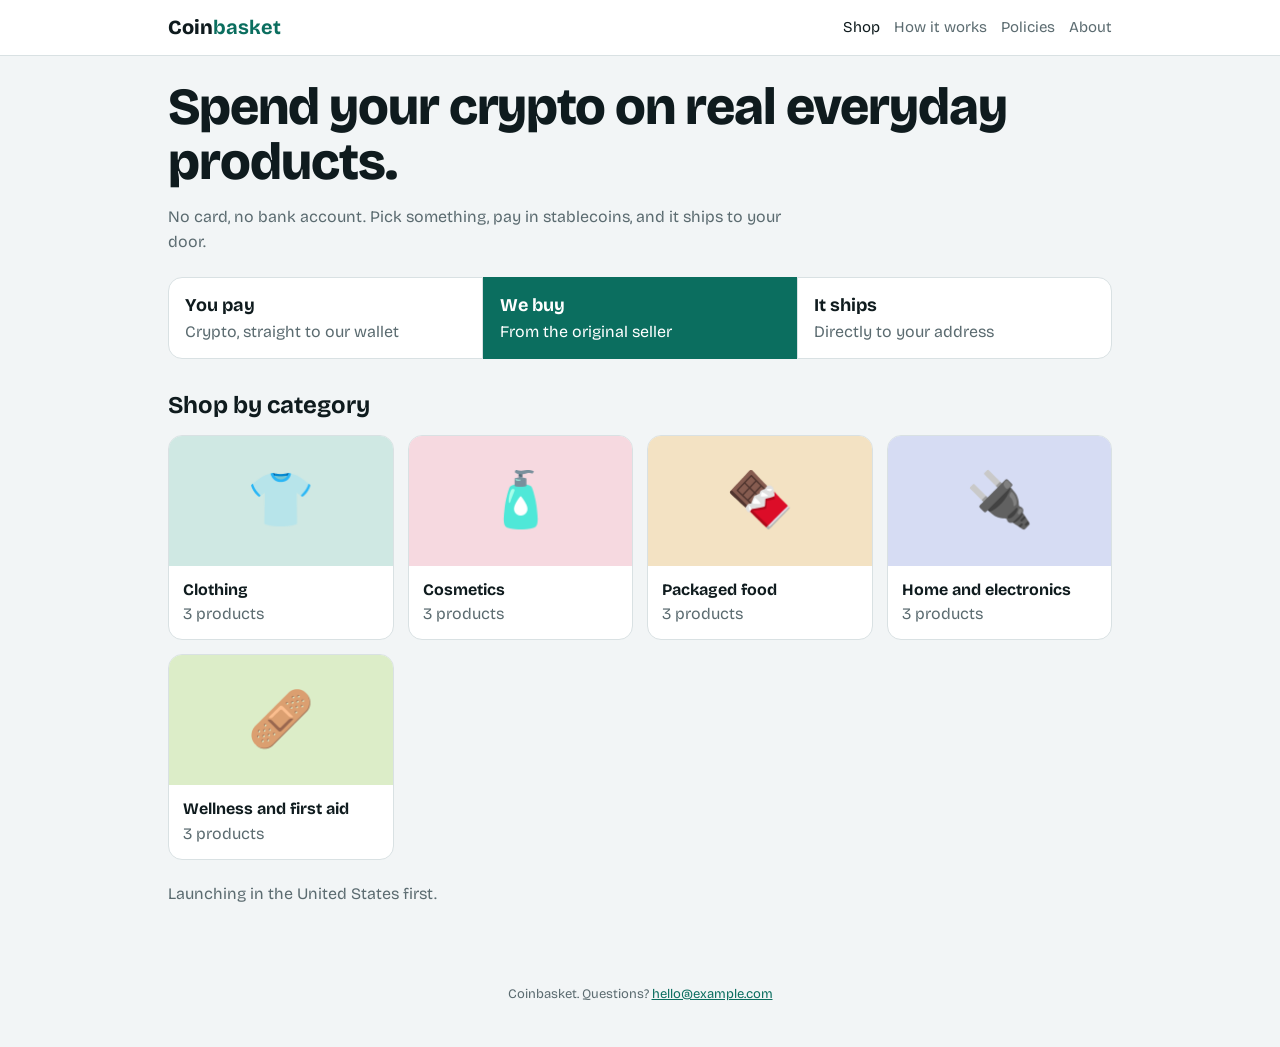
<file: index.html>
<!doctype html>
<html lang="en">
<head>
  <meta charset="utf-8">
  <meta name="viewport" content="width=device-width, initial-scale=1, viewport-fit=cover">
  <title>Coinbasket: spend crypto on everyday products</title>
  <meta name="description" content="Buy everyday products with crypto. No card, no bank account.">
  <link rel="preconnect" href="https://fonts.googleapis.com">
  <link rel="stylesheet" href="https://fonts.googleapis.com/css2?family=Bricolage+Grotesque:wght@400;600;800&display=swap">
  <link rel="stylesheet" href="css/style.css">
</head>
<body data-page="home">
  <header id="site-header"></header>
  <main id="app">
    <p class="mt">Loading the shop…</p>
  </main>
  <footer id="site-footer"></footer>
  <script src="js/app.js"></script>
</body>
</html>
</file>
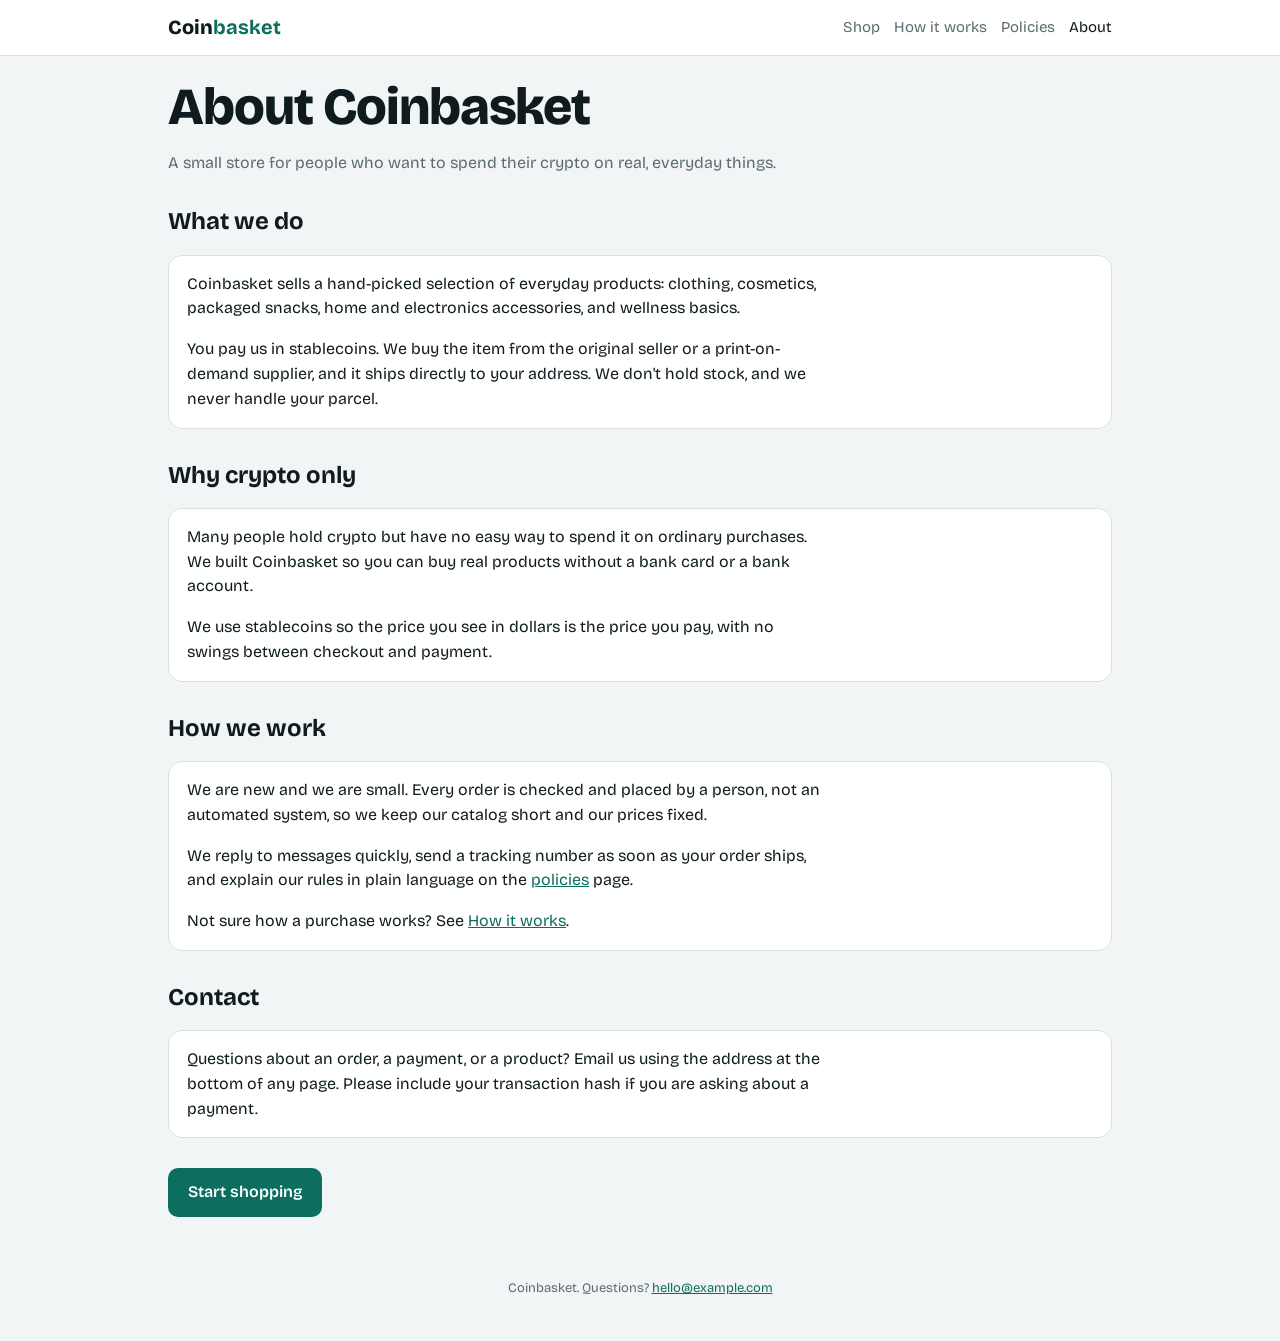
<file: about.html>
<!doctype html>
<html lang="en">
<head>
  <meta charset="utf-8">
  <meta name="viewport" content="width=device-width, initial-scale=1, viewport-fit=cover">
  <title>About | Coinbasket</title>
  <meta name="description" content="About Coinbasket: a small store where you can spend crypto on everyday products.">
  <link rel="preconnect" href="https://fonts.googleapis.com">
  <link rel="stylesheet" href="https://fonts.googleapis.com/css2?family=Bricolage+Grotesque:wght@400;600;800&display=swap">
  <link rel="stylesheet" href="css/style.css">
</head>
<body data-page="about">
  <header id="site-header"></header>
  <main>
    <h1>About Coinbasket</h1>
    <p class="mt">A small store for people who want to spend their crypto on real, everyday things.</p>

    <h2>What we do</h2>
    <div class="box">
      <p>Coinbasket sells a hand-picked selection of everyday products: clothing, cosmetics, packaged snacks, home and electronics accessories, and wellness basics.</p>
      <p>You pay us in stablecoins. We buy the item from the original seller or a print-on-demand supplier, and it ships directly to your address. We don't hold stock, and we never handle your parcel.</p>
    </div>

    <h2>Why crypto only</h2>
    <div class="box">
      <p>Many people hold crypto but have no easy way to spend it on ordinary purchases. We built Coinbasket so you can buy real products without a bank card or a bank account.</p>
      <p>We use stablecoins so the price you see in dollars is the price you pay, with no swings between checkout and payment.</p>
    </div>

    <h2>How we work</h2>
    <div class="box">
      <p>We are new and we are small. Every order is checked and placed by a person, not an automated system, so we keep our catalog short and our prices fixed.</p>
      <p>We reply to messages quickly, send a tracking number as soon as your order ships, and explain our rules in plain language on the <a href="policies.html">policies</a> page.</p>
      <p>Not sure how a purchase works? See <a href="how-it-works.html">How it works</a>.</p>
    </div>

    <h2>Contact</h2>
    <div class="box">
      <p>Questions about an order, a payment, or a product? Email us using the address at the bottom of any page. Please include your transaction hash if you are asking about a payment.</p>
    </div>

    <a class="btn" href="index.html">Start shopping</a>
  </main>
  <footer id="site-footer"></footer>
  <script src="js/app.js"></script>
</body>
</html>
</file>
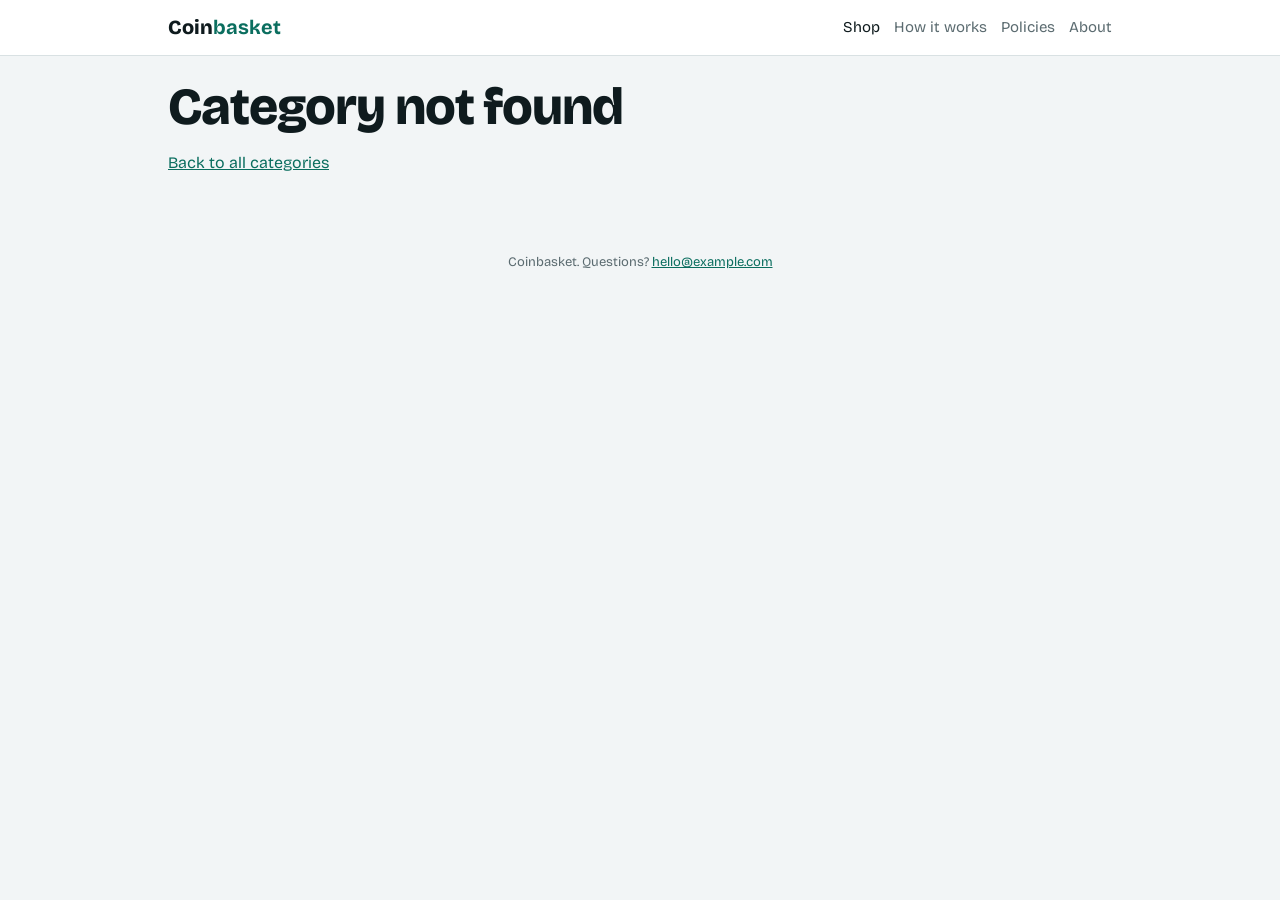
<file: category.html>
<!doctype html>
<html lang="en">
<head>
  <meta charset="utf-8">
  <meta name="viewport" content="width=device-width, initial-scale=1, viewport-fit=cover">
  <title>Shop | Coinbasket</title>
  <meta name="description" content="Browse products you can buy with crypto.">
  <link rel="preconnect" href="https://fonts.googleapis.com">
  <link rel="stylesheet" href="https://fonts.googleapis.com/css2?family=Bricolage+Grotesque:wght@400;600;800&display=swap">
  <link rel="stylesheet" href="css/style.css">
</head>
<body data-page="category">
  <header id="site-header"></header>
  <main id="app">
    <p class="mt">Loading products…</p>
  </main>
  <footer id="site-footer"></footer>
  <script src="js/app.js"></script>
</body>
</html>
</file>
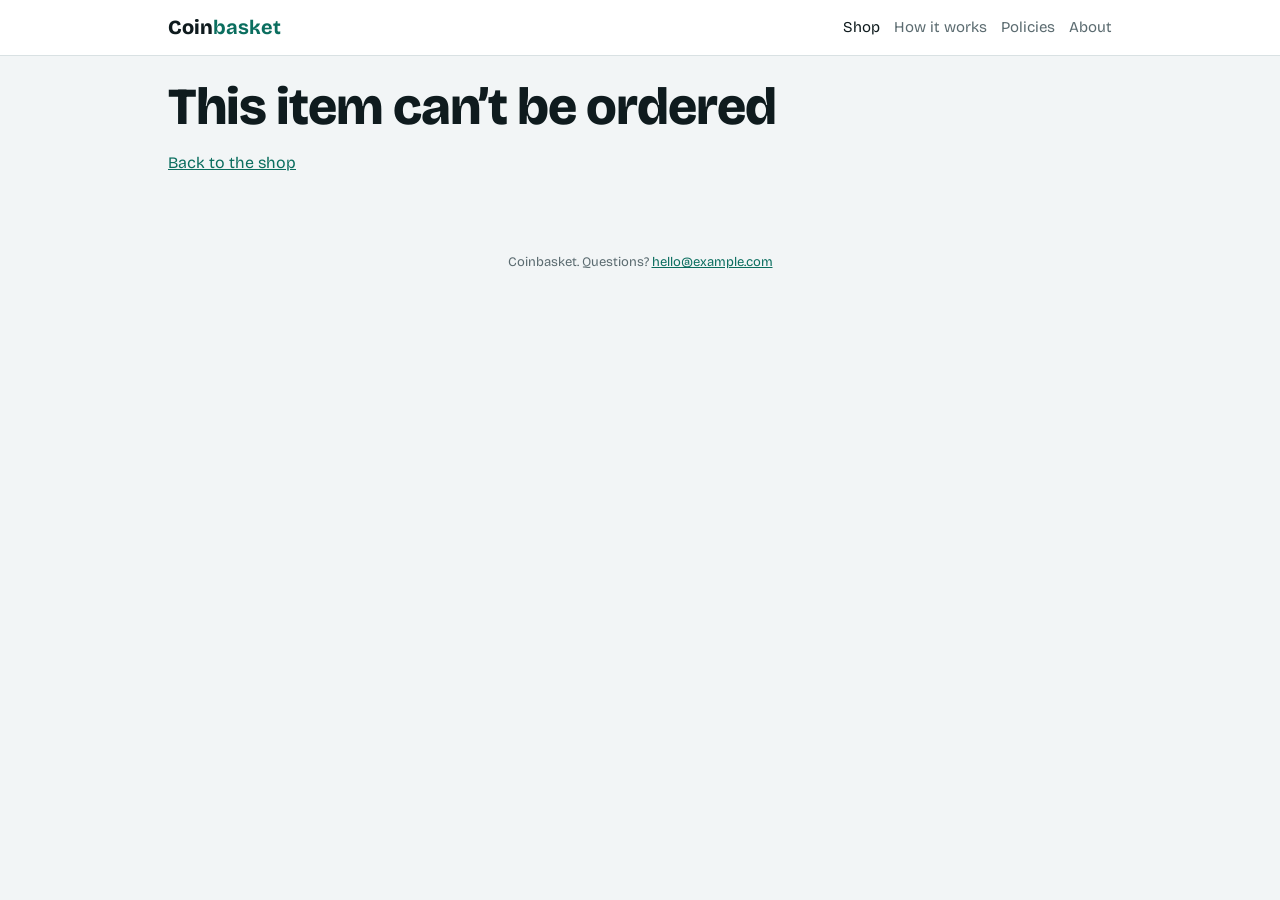
<file: checkout.html>
<!doctype html>
<html lang="en">
<head>
  <meta charset="utf-8">
  <meta name="viewport" content="width=device-width, initial-scale=1, viewport-fit=cover">
  <title>Pay | Coinbasket</title>
  <meta name="description" content="Pay with crypto and tell us where to ship.">
  <meta name="robots" content="noindex">
  <link rel="preconnect" href="https://fonts.googleapis.com">
  <link rel="stylesheet" href="https://fonts.googleapis.com/css2?family=Bricolage+Grotesque:wght@400;600;800&display=swap">
  <link rel="stylesheet" href="css/style.css">
</head>
<body data-page="checkout">
  <header id="site-header"></header>
  <main id="app">
    <p class="mt">Preparing your payment details…</p>
  </main>
  <footer id="site-footer"></footer>
  <script src="js/app.js"></script>
</body>
</html>
</file>
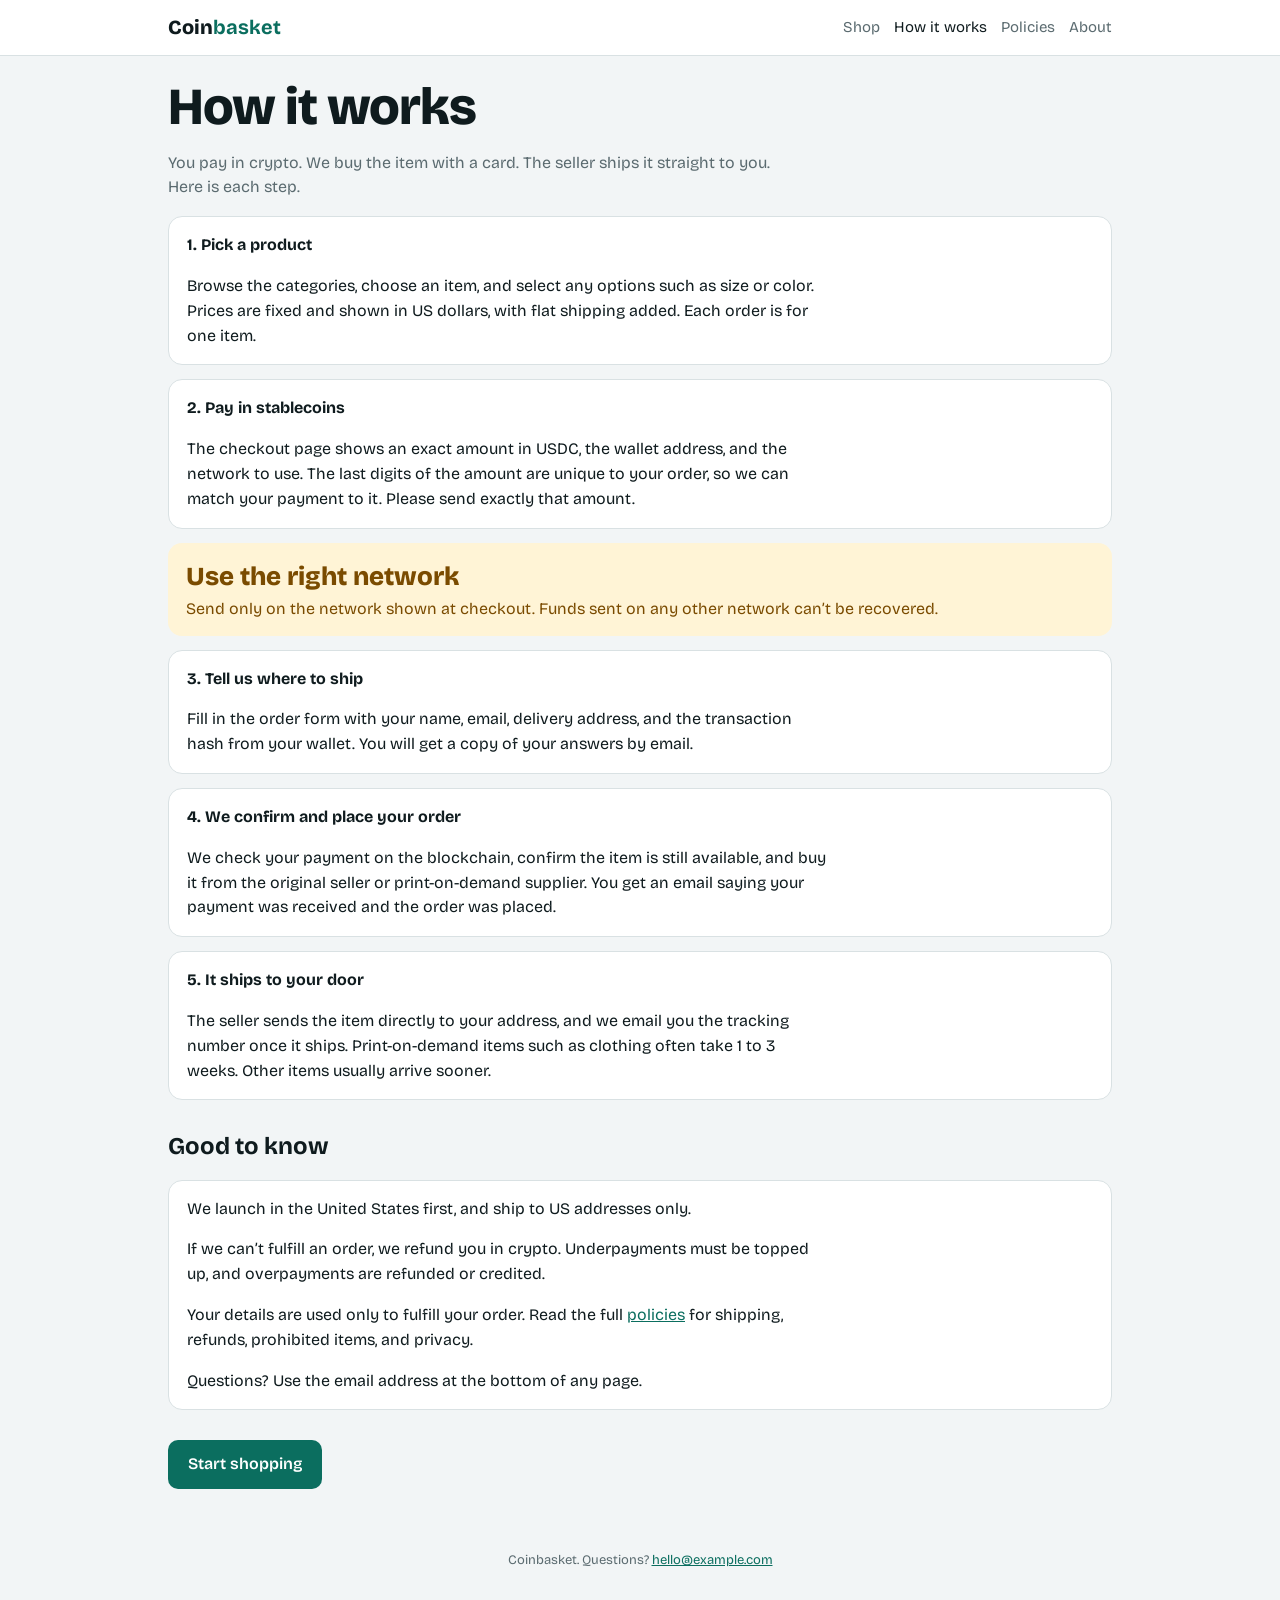
<file: how-it-works.html>
<!doctype html>
<html lang="en">
<head>
  <meta charset="utf-8">
  <meta name="viewport" content="width=device-width, initial-scale=1, viewport-fit=cover">
  <title>How it works | Coinbasket</title>
  <meta name="description" content="How Coinbasket works: you pay in crypto, we buy the item, and it ships directly to you.">
  <link rel="preconnect" href="https://fonts.googleapis.com">
  <link rel="stylesheet" href="https://fonts.googleapis.com/css2?family=Bricolage+Grotesque:wght@400;600;800&display=swap">
  <link rel="stylesheet" href="css/style.css">
</head>
<body data-page="how">
  <header id="site-header"></header>
  <main>
    <h1>How it works</h1>
    <p class="mt">You pay in crypto. We buy the item with a card. The seller ships it straight to you. Here is each step.</p>

    <div class="box">
      <b>1. Pick a product</b>
      <p>Browse the categories, choose an item, and select any options such as size or color. Prices are fixed and shown in US dollars, with flat shipping added. Each order is for one item.</p>
    </div>

    <div class="box">
      <b>2. Pay in stablecoins</b>
      <p>The checkout page shows an exact amount in USDC, the wallet address, and the network to use. The last digits of the amount are unique to your order, so we can match your payment to it. Please send exactly that amount.</p>
    </div>

    <div class="warn">
      <div class="net">Use the right network</div>
      Send only on the network shown at checkout. Funds sent on any other network can’t be recovered.
    </div>

    <div class="box">
      <b>3. Tell us where to ship</b>
      <p>Fill in the order form with your name, email, delivery address, and the transaction hash from your wallet. You will get a copy of your answers by email.</p>
    </div>

    <div class="box">
      <b>4. We confirm and place your order</b>
      <p>We check your payment on the blockchain, confirm the item is still available, and buy it from the original seller or print-on-demand supplier. You get an email saying your payment was received and the order was placed.</p>
    </div>

    <div class="box">
      <b>5. It ships to your door</b>
      <p>The seller sends the item directly to your address, and we email you the tracking number once it ships. Print-on-demand items such as clothing often take 1 to 3 weeks. Other items usually arrive sooner.</p>
    </div>

    <h2>Good to know</h2>
    <div class="box">
      <p>We launch in the United States first, and ship to US addresses only.</p>
      <p>If we can’t fulfill an order, we refund you in crypto. Underpayments must be topped up, and overpayments are refunded or credited.</p>
      <p>Your details are used only to fulfill your order. Read the full <a href="policies.html">policies</a> for shipping, refunds, prohibited items, and privacy.</p>
      <p>Questions? Use the email address at the bottom of any page.</p>
    </div>

    <a class="btn" href="index.html">Start shopping</a>
  </main>
  <footer id="site-footer"></footer>
  <script src="js/app.js"></script>
</body>
</html>
</file>
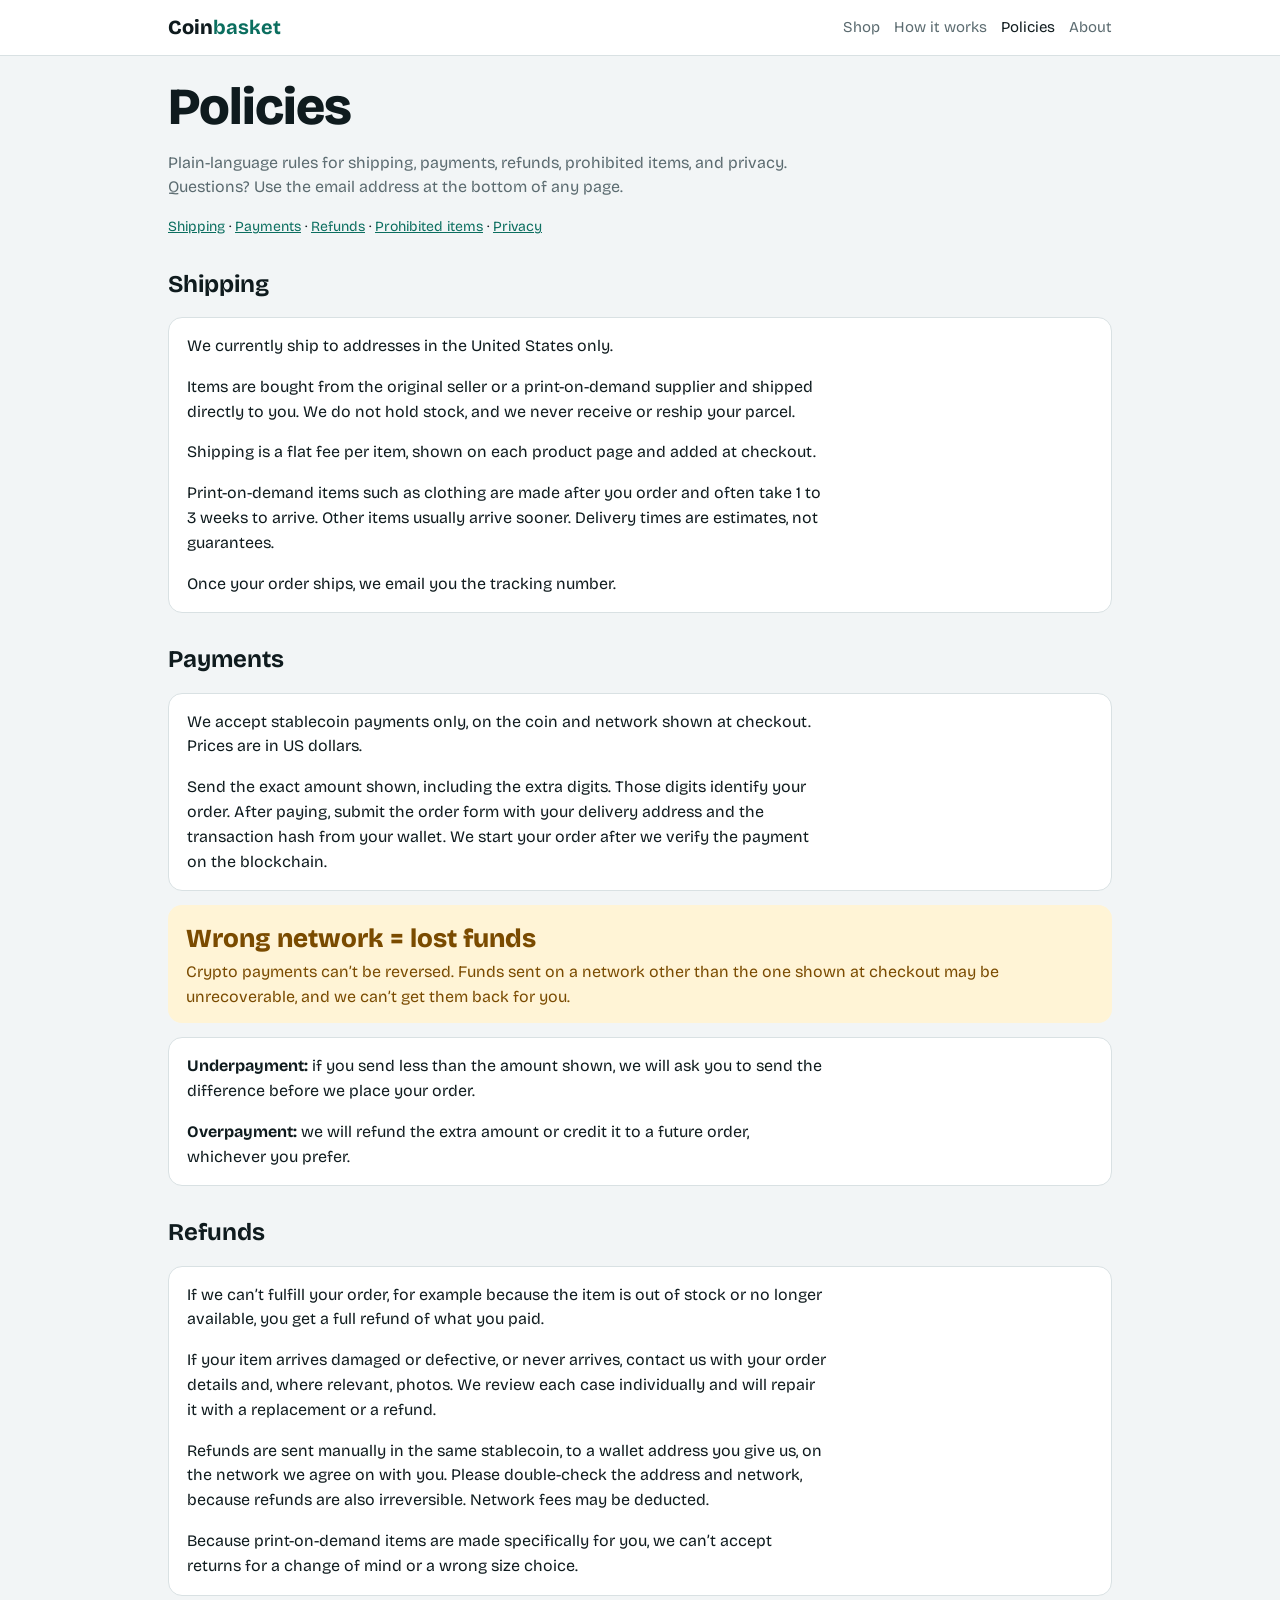
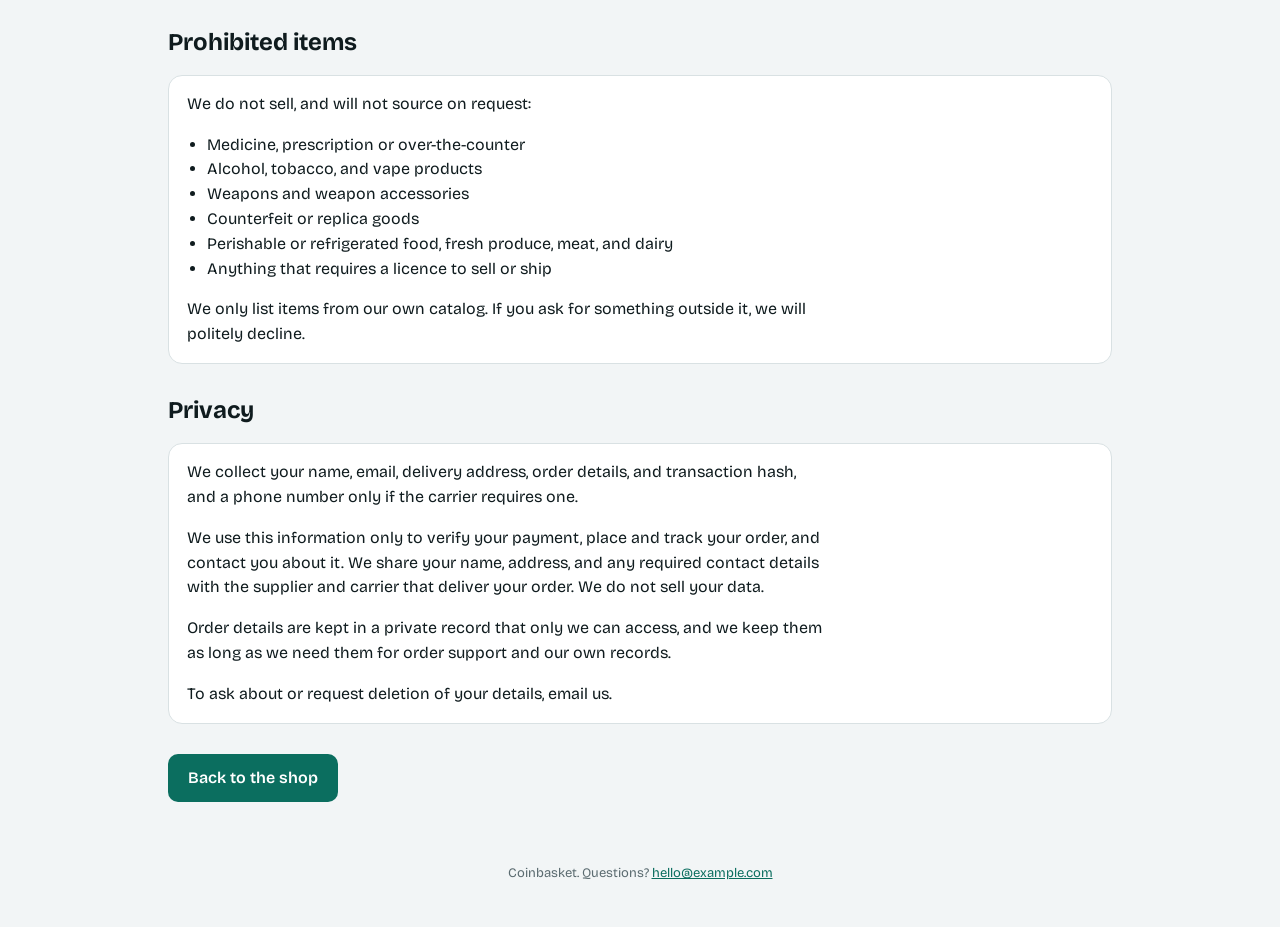
<file: policies.html>
<!doctype html>
<html lang="en">
<head>
  <meta charset="utf-8">
  <meta name="viewport" content="width=device-width, initial-scale=1, viewport-fit=cover">
  <title>Policies | Coinbasket</title>
  <meta name="description" content="Coinbasket policies: shipping, payments, refunds, prohibited items, and privacy.">
  <link rel="preconnect" href="https://fonts.googleapis.com">
  <link rel="stylesheet" href="https://fonts.googleapis.com/css2?family=Bricolage+Grotesque:wght@400;600;800&display=swap">
  <link rel="stylesheet" href="css/style.css">
</head>
<body data-page="policies">
  <header id="site-header"></header>
  <main>
    <h1>Policies</h1>
    <p class="mt">Plain-language rules for shipping, payments, refunds, prohibited items, and privacy. Questions? Use the email address at the bottom of any page.</p>
    <p class="small">
      <a href="#shipping">Shipping</a> ·
      <a href="#payments">Payments</a> ·
      <a href="#refunds">Refunds</a> ·
      <a href="#prohibited">Prohibited items</a> ·
      <a href="#privacy">Privacy</a>
    </p>

    <h2 id="shipping">Shipping</h2>
    <div class="box">
      <p>We currently ship to addresses in the United States only.</p>
      <p>Items are bought from the original seller or a print-on-demand supplier and shipped directly to you. We do not hold stock, and we never receive or reship your parcel.</p>
      <p>Shipping is a flat fee per item, shown on each product page and added at checkout.</p>
      <p>Print-on-demand items such as clothing are made after you order and often take 1 to 3 weeks to arrive. Other items usually arrive sooner. Delivery times are estimates, not guarantees.</p>
      <p>Once your order ships, we email you the tracking number.</p>
    </div>

    <h2 id="payments">Payments</h2>
    <div class="box">
      <p>We accept stablecoin payments only, on the coin and network shown at checkout. Prices are in US dollars.</p>
      <p>Send the exact amount shown, including the extra digits. Those digits identify your order. After paying, submit the order form with your delivery address and the transaction hash from your wallet. We start your order after we verify the payment on the blockchain.</p>
    </div>
    <div class="warn">
      <div class="net">Wrong network = lost funds</div>
      Crypto payments can’t be reversed. Funds sent on a network other than the one shown at checkout may be unrecoverable, and we can’t get them back for you.
    </div>
    <div class="box">
      <p><b>Underpayment:</b> if you send less than the amount shown, we will ask you to send the difference before we place your order.</p>
      <p><b>Overpayment:</b> we will refund the extra amount or credit it to a future order, whichever you prefer.</p>
    </div>

    <h2 id="refunds">Refunds</h2>
    <div class="box">
      <p>If we can’t fulfill your order, for example because the item is out of stock or no longer available, you get a full refund of what you paid.</p>
      <p>If your item arrives damaged or defective, or never arrives, contact us with your order details and, where relevant, photos. We review each case individually and will repair it with a replacement or a refund.</p>
      <p>Refunds are sent manually in the same stablecoin, to a wallet address you give us, on the network we agree on with you. Please double-check the address and network, because refunds are also irreversible. Network fees may be deducted.</p>
      <p>Because print-on-demand items are made specifically for you, we can’t accept returns for a change of mind or a wrong size choice.</p>
    </div>

    <h2 id="prohibited">Prohibited items</h2>
    <div class="box">
      <p>We do not sell, and will not source on request:</p>
      <ul>
        <li>Medicine, prescription or over-the-counter</li>
        <li>Alcohol, tobacco, and vape products</li>
        <li>Weapons and weapon accessories</li>
        <li>Counterfeit or replica goods</li>
        <li>Perishable or refrigerated food, fresh produce, meat, and dairy</li>
        <li>Anything that requires a licence to sell or ship</li>
      </ul>
      <p>We only list items from our own catalog. If you ask for something outside it, we will politely decline.</p>
    </div>

    <h2 id="privacy">Privacy</h2>
    <div class="box">
      <p>We collect your name, email, delivery address, order details, and transaction hash, and a phone number only if the carrier requires one.</p>
      <p>We use this information only to verify your payment, place and track your order, and contact you about it. We share your name, address, and any required contact details with the supplier and carrier that deliver your order. We do not sell your data.</p>
      <p>Order details are kept in a private record that only we can access, and we keep them as long as we need them for order support and our own records.</p>
      <p>To ask about or request deletion of your details, email us.</p>
    </div>

    <a class="btn" href="index.html">Back to the shop</a>
  </main>
  <footer id="site-footer"></footer>
  <script src="js/app.js"></script>
</body>
</html>
</file>
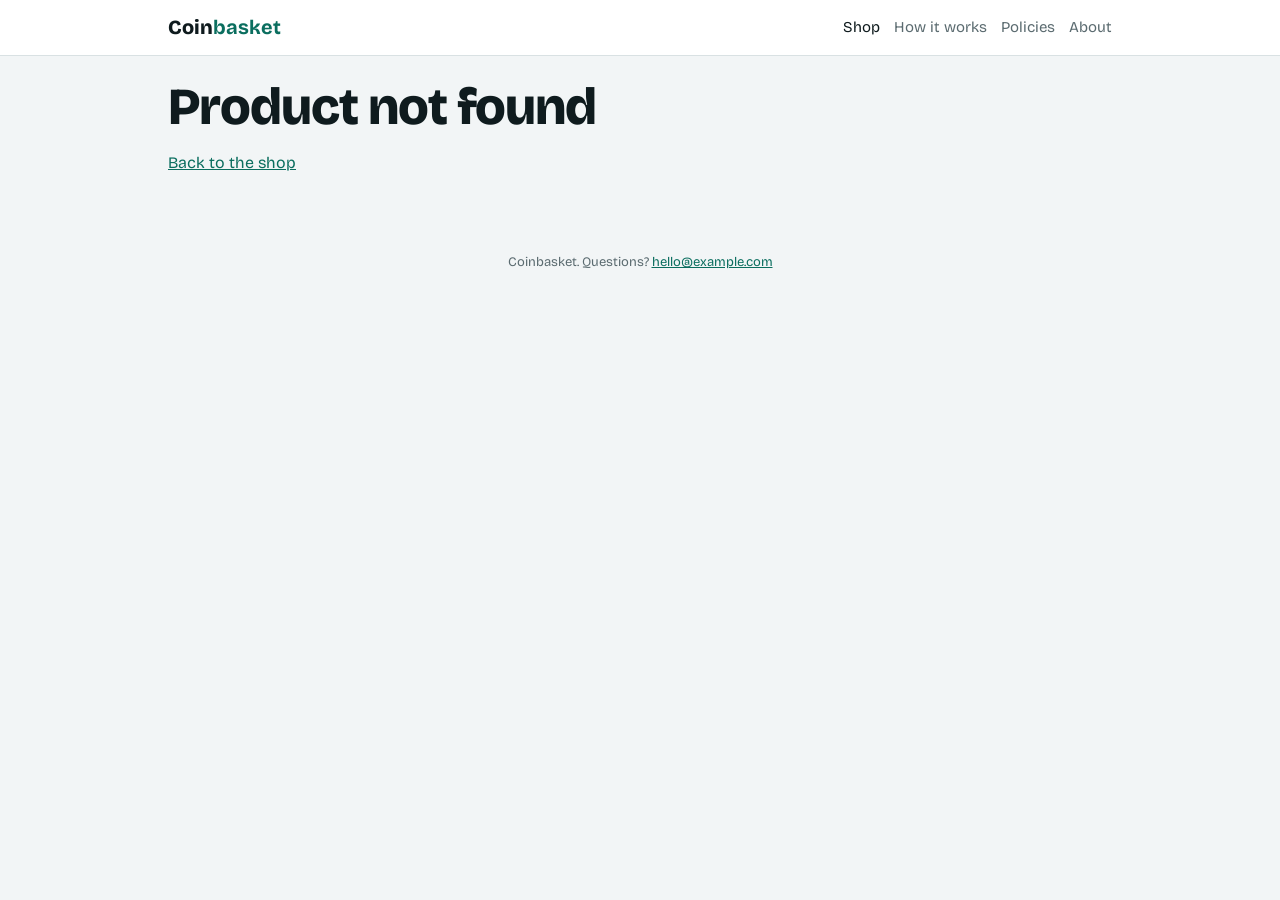
<file: product.html>
<!doctype html>
<html lang="en">
<head>
  <meta charset="utf-8">
  <meta name="viewport" content="width=device-width, initial-scale=1, viewport-fit=cover">
  <title>Product | Coinbasket</title>
  <meta name="description" content="Buy this product with crypto. No card, no bank account.">
  <link rel="preconnect" href="https://fonts.googleapis.com">
  <link rel="stylesheet" href="https://fonts.googleapis.com/css2?family=Bricolage+Grotesque:wght@400;600;800&display=swap">
  <link rel="stylesheet" href="css/style.css">
</head>
<body data-page="product">
  <header id="site-header"></header>
  <main id="app">
    <p class="mt">Loading the product…</p>
  </main>
  <footer id="site-footer"></footer>
  <script src="js/app.js"></script>
</body>
</html>
</file>
<file: css/style.css>
/* ===== Coinbasket: shared styles for every page ===== */

/* Colors (light mode) */
:root {
  --bg: #f2f5f6;      /* page background */
  --sf: #ffffff;      /* cards, header */
  --tx: #0f1b1e;      /* main text */
  --mt: #5b6b70;      /* muted text */
  --bd: #d9e1e3;      /* borders */
  --ac: #0b6e5f;      /* accent: buttons, links */
  --ac-t: #ffffff;    /* text on accent */
  --wb: #fff4d6;      /* warning background */
  --wt: #7a4b00;      /* warning text */
  color-scheme: light;
  box-sizing: border-box;
  padding-top: env(safe-area-inset-top, 0px);
  padding-bottom: env(safe-area-inset-bottom, 0px);
}

/* Colors (dark mode, follows the visitor's device setting) */
@media (prefers-color-scheme: dark) {
  :root:not([data-theme="light"]) {
    --bg: #0d1517; --sf: #152023; --tx: #e9f1f2; --mt: #92a5aa;
    --bd: #263538; --ac: #3fc6af; --ac-t: #06211c;
    --wb: #3a2d0c; --wt: #f5d38a;
    color-scheme: dark;
  }
}
:root[data-theme="dark"] {
  --bg: #0d1517; --sf: #152023; --tx: #e9f1f2; --mt: #92a5aa;
  --bd: #263538; --ac: #3fc6af; --ac-t: #06211c;
  --wb: #3a2d0c; --wt: #f5d38a;
  color-scheme: dark;
}

/* Base */
*, *::before, *::after { box-sizing: border-box; }
html { scroll-padding-top: env(safe-area-inset-top, 0px); }
body {
  margin: 0;
  background: var(--bg);
  color: var(--tx);
  font: 16px/1.55 "Bricolage Grotesque", system-ui, -apple-system, "Segoe UI", sans-serif;
}
a { color: var(--ac); }
p { max-width: 64ch; }
ul { padding-left: 20px; max-width: 64ch; }
h1 { font-size: clamp(30px, 6vw, 52px); line-height: 1.05; margin: 0 0 12px; font-weight: 800; letter-spacing: -0.02em; }
h2 { font-size: 24px; margin: 28px 0 10px; }
.mt { color: var(--mt); }
.small { font-size: 14px; }
.hidden { display: none; }

/* Header and navigation */
body::before {
  content: ""; position: fixed; inset: 0 0 auto;
  height: env(safe-area-inset-top, 0px);
  background: var(--sf); z-index: 10;
}
header {
  position: sticky; top: env(safe-area-inset-top, 0px); z-index: 11;
  background: var(--sf); border-bottom: 1px solid var(--bd);
}
.bar { max-width: 980px; margin: auto; padding: 12px 18px; display: flex; align-items: center; gap: 18px; flex-wrap: wrap; }
.logo { font-weight: 800; font-size: 20px; color: var(--tx); text-decoration: none; margin-right: auto; }
.logo b { color: var(--ac); }
nav a { color: var(--mt); text-decoration: none; margin-left: 14px; font-size: 15px; }
nav a:hover, nav a.on { color: var(--tx); }

/* Page layout */
main { max-width: 980px; margin: auto; padding: 24px 18px 48px; }
footer { text-align: center; color: var(--mt); font-size: 13px; padding: 0 18px 30px; }
footer p { max-width: none; }

/* Home: the three-step strip */
.flow { display: flex; align-items: stretch; margin: 22px 0 8px; flex-wrap: wrap; }
.flow div { flex: 1 1 200px; background: var(--sf); border: 1px solid var(--bd); padding: 14px 16px; }
.flow div:first-child { border-radius: 14px 0 0 14px; }
.flow div:last-child { border-radius: 0 14px 14px 0; }
.flow b { display: block; font-size: 18px; }
.flow div:nth-child(2) { background: var(--ac); color: var(--ac-t); border-color: var(--ac); }
@media (max-width: 640px) {
  .flow div, .flow div:first-child, .flow div:last-child { border-radius: 0; }
  .flow div:first-child { border-radius: 14px 14px 0 0; }
  .flow div:last-child { border-radius: 0 0 14px 14px; }
}

/* Category and product cards */
.grid { display: grid; grid-template-columns: repeat(auto-fill, minmax(210px, 1fr)); gap: 14px; }
a.card { display: block; background: var(--sf); border: 1px solid var(--bd); border-radius: 14px; overflow: hidden; color: inherit; text-decoration: none; }
a.card:hover { border-color: var(--ac); }
.tile { height: 130px; display: grid; place-items: center; font-size: 54px; overflow: hidden; }
.tile img { width: 100%; height: 100%; object-fit: cover; }
.cb { padding: 12px 14px; }
.cb b { display: block; }
.price { font-weight: 800; }
.chip { display: inline-block; background: var(--wb); color: var(--wt); border-radius: 99px; padding: 2px 10px; font-size: 13px; }

/* Product page */
.two { display: grid; grid-template-columns: minmax(0, 1fr) minmax(0, 1fr); gap: 24px; }
@media (max-width: 700px) { .two { grid-template-columns: 1fr; } }
.big { height: 300px; border-radius: 14px; display: grid; place-items: center; font-size: 110px; overflow: hidden; }
.big img { width: 100%; height: 100%; object-fit: cover; }
label { display: block; font-size: 14px; color: var(--mt); margin: 12px 0 4px; }
select { width: 100%; padding: 10px; border-radius: 10px; border: 1px solid var(--bd); background: var(--sf); color: var(--tx); font: inherit; }

/* Buttons */
.btn { display: inline-block; background: var(--ac); color: var(--ac-t); border: 0; border-radius: 10px; padding: 12px 20px; font: inherit; font-weight: 600; cursor: pointer; text-decoration: none; margin-top: 16px; }
.btn.o { background: transparent; color: var(--tx); border: 1px solid var(--bd); padding: 6px 12px; margin: 0 0 0 8px; font-size: 14px; }
.btn[aria-disabled="true"] { opacity: 0.5; pointer-events: none; }
:focus-visible { outline: 3px solid var(--ac); outline-offset: 2px; }

/* Checkout, boxes and notices */
.box { background: var(--sf); border: 1px solid var(--bd); border-radius: 14px; padding: 16px 18px; margin: 14px 0; }
.box > p:first-child, .box > ul:first-child { margin-top: 0; }
.box > p:last-child, .box > ul:last-child { margin-bottom: 0; }
.warn { background: var(--wb); color: var(--wt); border-radius: 14px; padding: 14px 18px; margin: 14px 0; }
.net { font-size: 26px; font-weight: 800; }
.addr { font-family: ui-monospace, Menlo, Consolas, monospace; font-size: 14px; word-break: break-all; background: var(--bg); border-radius: 8px; padding: 8px 10px; display: inline-block; }
.qr { width: 150px; height: 150px; border: 2px dashed var(--bd); border-radius: 12px; display: grid; place-items: center; text-align: center; font-size: 13px; color: var(--mt); margin: 8px 0; }
.qr img { width: 100%; height: 100%; }
table { border-collapse: collapse; width: 100%; }
td { padding: 6px 0; border-bottom: 1px solid var(--bd); }
td:last-child { text-align: right; }
</file>
